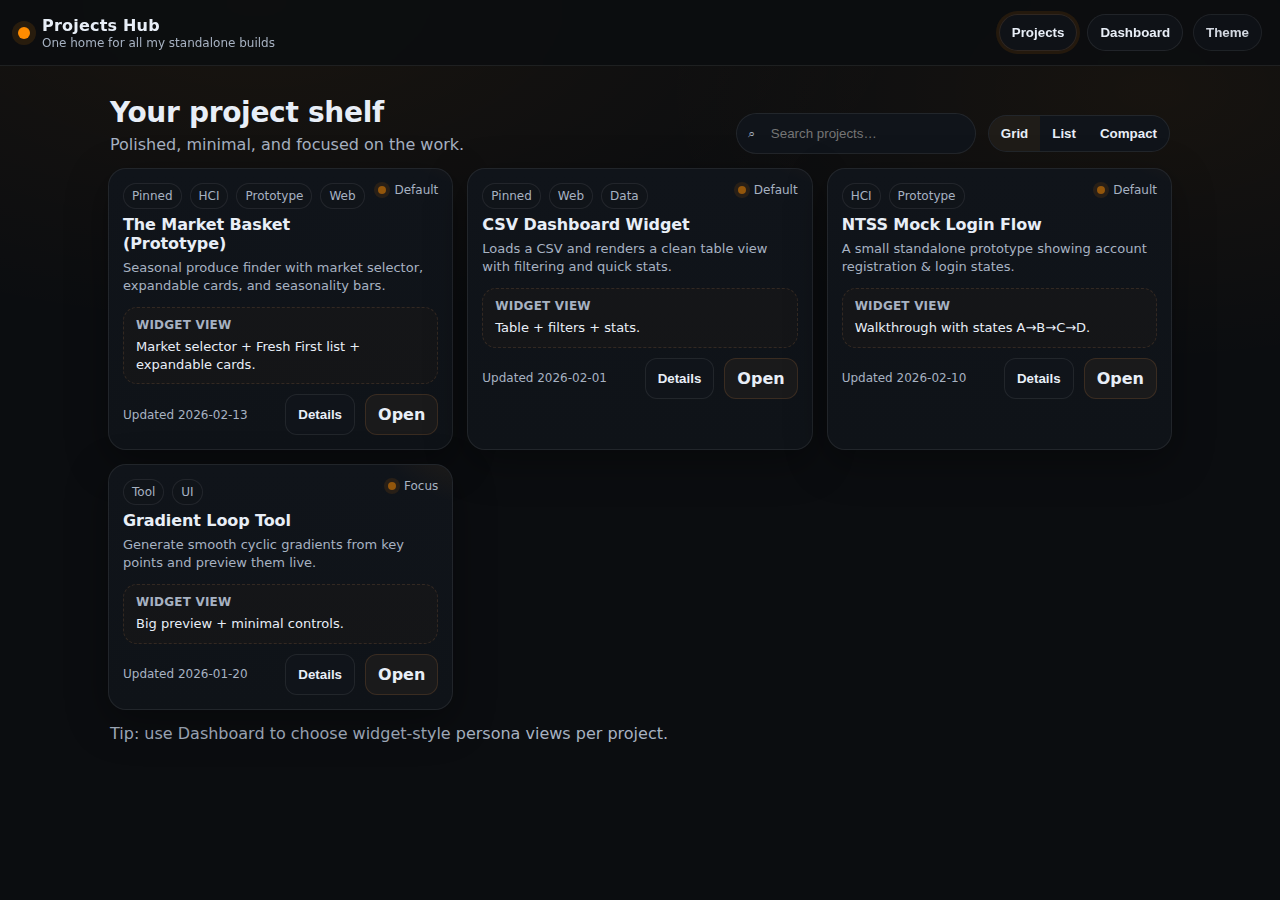
<file: index.html>
<!-- AN HTML COMMENT -->
<!doctype html>
<html lang="en">
<head>
  <meta charset="utf-8" />
  <meta name="viewport" content="width=device-width, initial-scale=1" />
  <title>My Projects Hub</title>
  <meta name="color-scheme" content="dark light" />
  <link rel="stylesheet" href="styles.css" />
</head>
<body>
  <a class="skip-link" href="#main">Skip to content</a>

  <header class="topbar">
    <div class="brand">
      <div class="brand-mark" aria-hidden="true"></div>
      <div class="brand-text">
        <div class="brand-title">Projects Hub</div>
        <div class="brand-subtitle">One home for all my standalone builds</div>
      </div>
    </div>

    <nav class="topbar-actions" aria-label="Primary">
      <button class="chip" id="btnProjects" aria-pressed="true">Projects</button>
      <button class="chip" id="btnDashboard" aria-pressed="false">Dashboard</button>
      <button class="chip chip-ghost" id="btnTheme" title="Toggle theme" aria-label="Toggle theme">
        Theme
      </button>
    </nav>
  </header>

  <main id="main" class="container">
    <!-- PROJECTS VIEW -->
    <section id="viewProjects" class="view view-active" aria-label="Projects">
      <div class="toolbar">
        <div class="toolbar-left">
          <h1 class="h1">Your project shelf</h1>
          <p class="muted">Polished, minimal, and focused on the work.</p>
        </div>

        <div class="toolbar-right">
          <div class="search">
            <input id="searchInput" type="search" placeholder="Search projects…" autocomplete="off" />
            <span class="search-icon" aria-hidden="true">⌕</span>
          </div>

          <div class="segmented" role="group" aria-label="Layout mode">
            <button class="seg-btn" data-layout="grid" aria-pressed="true">Grid</button>
            <button class="seg-btn" data-layout="list" aria-pressed="false">List</button>
            <button class="seg-btn" data-layout="compact" aria-pressed="false">Compact</button>
          </div>
        </div>
      </div>

      <div id="cards" class="cards cards-grid" aria-live="polite"></div>

      <footer class="footer">
        <span class="muted">Tip: use Dashboard to choose widget-style persona views per project.</span>
      </footer>
    </section>

    <!-- DASHBOARD VIEW -->
    <section id="viewDashboard" class="view" aria-label="Dashboard">
      <div class="toolbar">
        <div class="toolbar-left">
          <h1 class="h1">Dashboard</h1>
          <p class="muted">Pick what shows up and how it looks (widget-style “personas”).</p>
        </div>

        <div class="toolbar-right">
          <button class="btn" id="btnReset">Reset to defaults</button>
          <button class="btn btn-primary" id="btnSave">Save</button>
        </div>
      </div>

      <div class="dash">
        <section class="panel">
          <h2 class="h2">Global settings</h2>

          <div class="form-row">
            <label class="label" for="dashLayout">Default layout</label>
            <select id="dashLayout" class="select">
              <option value="grid">Grid</option>
              <option value="list">List</option>
              <option value="compact">Compact</option>
            </select>
          </div>

          <div class="form-row">
            <label class="label" for="dashSort">Sort</label>
            <select id="dashSort" class="select">
              <option value="pinned">Pinned first</option>
              <option value="recent">Recently updated</option>
              <option value="name">Name (A–Z)</option>
            </select>
          </div>

          <div class="form-row">
            <label class="label" for="dashAccent">Accent intensity</label>
            <input id="dashAccent" class="range" type="range" min="0" max="100" value="25" />
            <div class="hint muted">Keeps Cyber Orange subtle.</div>
          </div>
        </section>

        <section class="panel panel-wide">
          <div class="panel-head">
            <h2 class="h2">Projects</h2>
            <p class="muted">Toggle visibility, pin, and choose each project’s persona view.</p>
          </div>

          <div id="dashList" class="dash-list" aria-live="polite"></div>
        </section>
      </div>
    </section>
  </main>

  <!-- MODAL -->
  <dialog id="modal" class="modal">
    <div class="modal-head">
      <div>
        <div id="modalTitle" class="modal-title">Project</div>
        <div id="modalMeta" class="modal-meta muted"></div>
      </div>
      <form method="dialog">
        <button class="icon-btn" aria-label="Close">✕</button>
      </form>
    </div>

    <div id="modalBody" class="modal-body"></div>

    <div class="modal-foot">
      <a id="modalLink" class="btn btn-primary" href="#" target="_blank" rel="noreferrer">Open project</a>
      <form method="dialog">
        <button class="btn">Close</button>
      </form>
    </div>
  </dialog>

  <script src="app.js"></script>
</body>
</html>
</file>
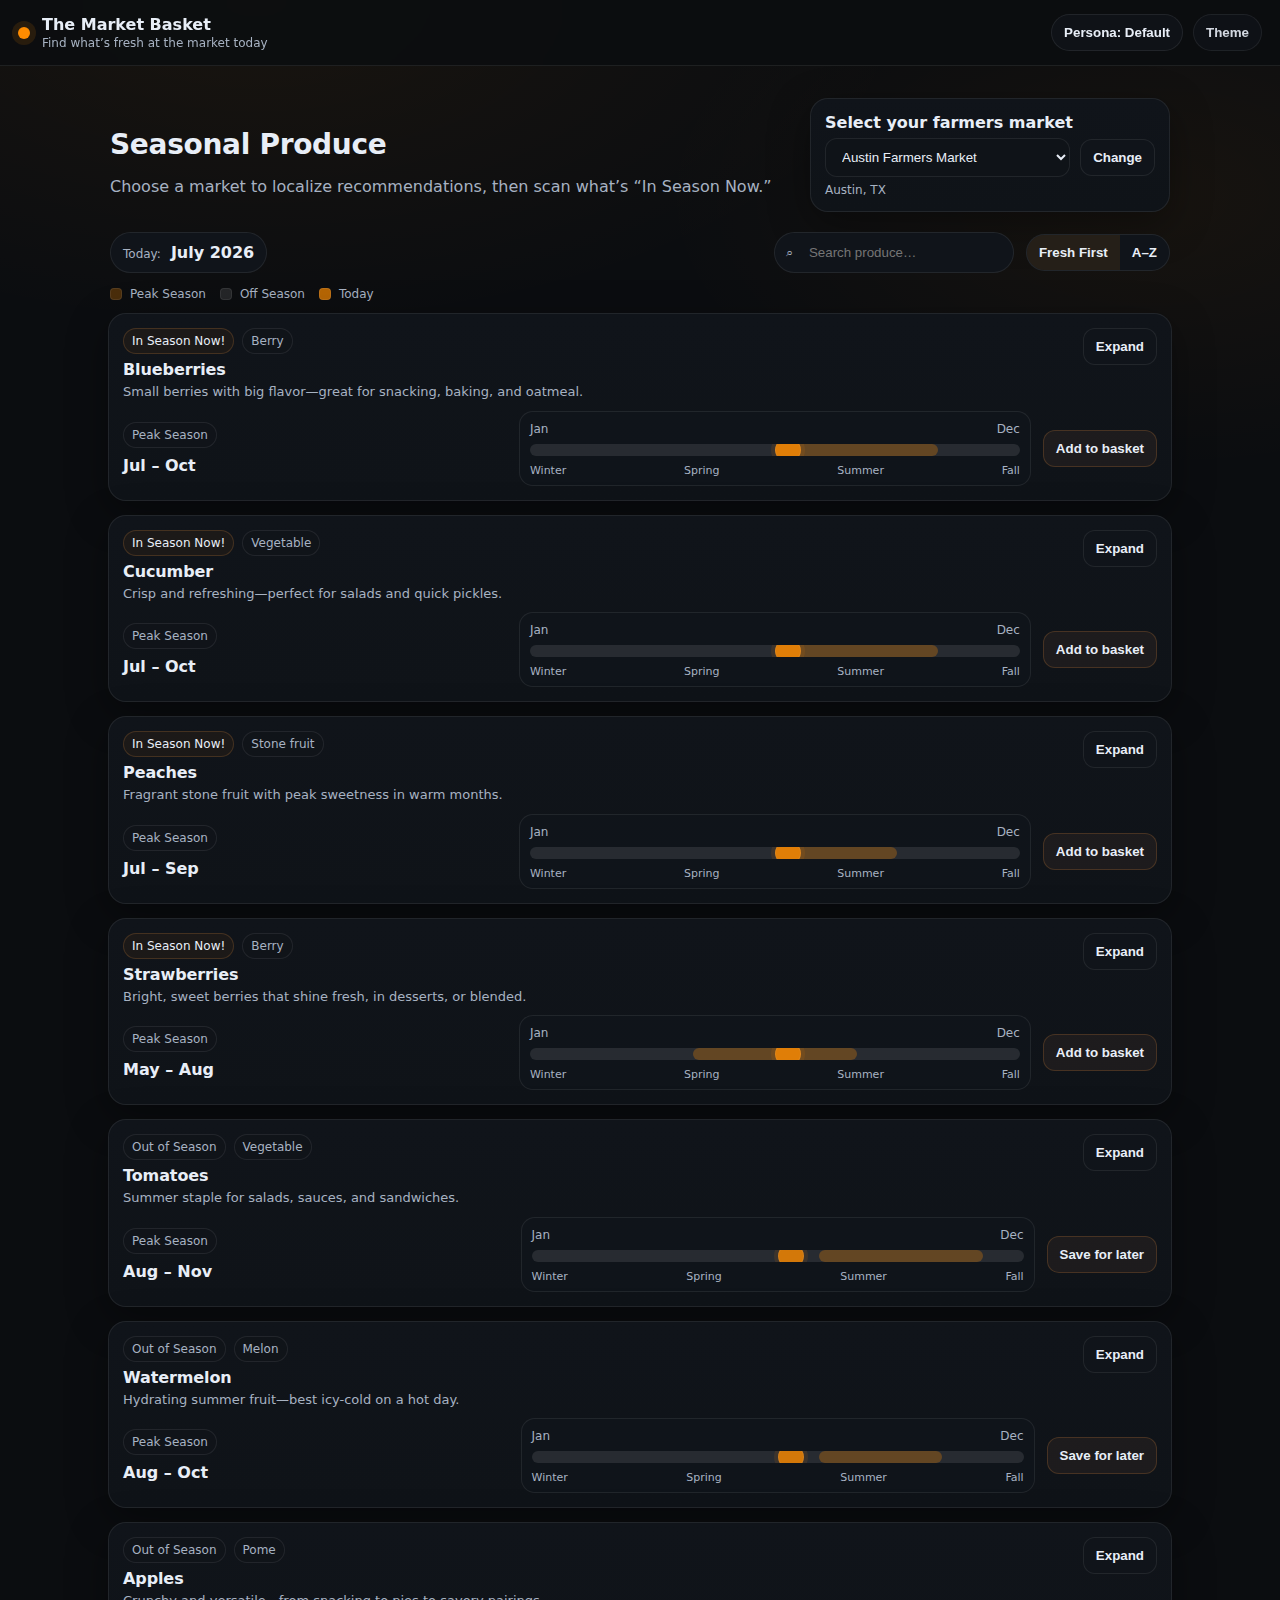
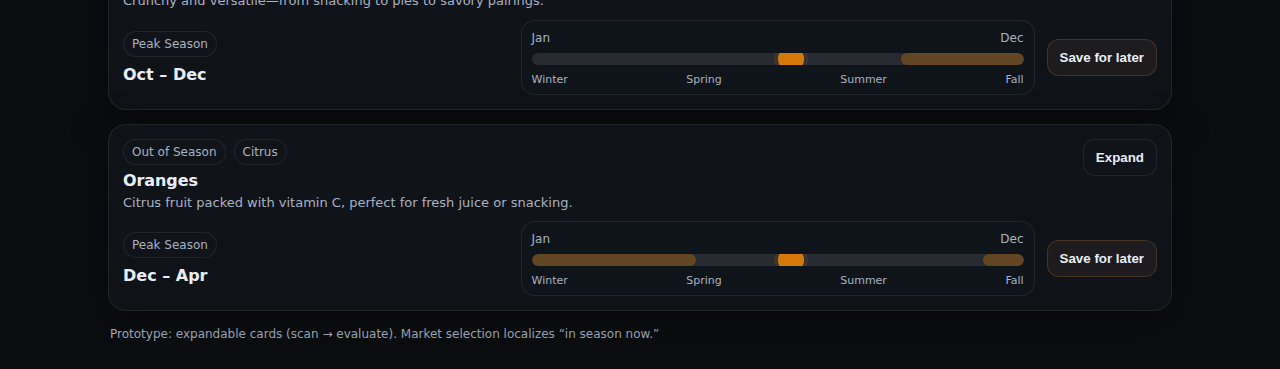
<file: projects/market-basket/index.html>
<!doctype html>
<html lang="en">
<head>
  <meta charset="utf-8" />
  <meta name="viewport" content="width=device-width, initial-scale=1" />
  <title>The Market Basket • Seasonal Produce</title>
  <meta name="color-scheme" content="dark light" />
  <link rel="stylesheet" href="styles.css" />
</head>
<body>
  <header class="topbar">
    <div class="brand">
      <div class="brand-mark" aria-hidden="true"></div>
      <div>
        <div class="brand-title">The Market Basket</div>
        <div class="brand-subtitle">Find what’s fresh at the market today</div>
      </div>
    </div>

    <div class="topbar-actions">
      <button class="chip" id="btnPersona" title="Cycle persona view">Persona: <span id="personaLabel">Default</span></button>
      <button class="chip chip-ghost" id="btnTheme" aria-label="Toggle theme">Theme</button>
    </div>
  </header>

  <main class="container">
    <section class="hero">
      <div class="hero-left">
        <h1 class="h1">Seasonal Produce</h1>
        <p class="muted">Choose a market to localize recommendations, then scan what’s “In Season Now.”</p>
      </div>

      <div class="hero-right">
        <div class="select-wrap">
          <label class="label" for="marketSelect">Select your farmers market</label>
          <div class="select-row">
            <select id="marketSelect" class="select"></select>
            <button class="btn" id="btnChangeMarket" type="button">Change</button>
          </div>
          <div class="hint muted" id="marketMeta"></div>
        </div>
      </div>
    </section>

    <section class="controls">
      <div class="today">
        <div class="today-label">Today:</div>
        <div class="today-value" id="todayValue">—</div>
      </div>

      <div class="controls-right">
        <div class="search">
          <input id="searchInput" type="search" placeholder="Search produce…" autocomplete="off" />
          <span class="search-icon" aria-hidden="true">⌕</span>
        </div>

        <div class="segmented" role="group" aria-label="Sort mode">
          <button class="seg-btn" data-sort="fresh" aria-pressed="true">Fresh First</button>
          <button class="seg-btn" data-sort="az" aria-pressed="false">A–Z</button>
        </div>
      </div>
    </section>

    <section class="legend">
      <div class="legend-item"><span class="swatch swatch-peak"></span> Peak Season</div>
      <div class="legend-item"><span class="swatch swatch-off"></span> Off Season</div>
      <div class="legend-item"><span class="swatch swatch-today"></span> Today</div>
    </section>

    <section>
      <div id="list" class="list" aria-live="polite"></div>
    </section>

    <footer class="footer muted">
      Prototype: expandable cards (scan → evaluate). Market selection localizes “in season now.”
    </footer>
  </main>

  <dialog id="marketModal" class="modal">
    <div class="modal-head">
      <div>
        <div class="modal-title">Select Market</div>
        <div class="modal-meta muted">Search and pick a market to localize seasonality.</div>
      </div>
      <form method="dialog"><button class="icon-btn" aria-label="Close">✕</button></form>
    </div>

    <div class="modal-body">
      <div class="search modal-search">
        <input id="marketSearch" type="search" placeholder="Search markets…" autocomplete="off" />
        <span class="search-icon" aria-hidden="true">⌕</span>
      </div>
      <div id="marketList" class="market-list" aria-live="polite"></div>
    </div>

    <div class="modal-foot">
      <form method="dialog"><button class="btn">Close</button></form>
    </div>
  </dialog>

  <script src="app.js"></script>
</body>
</html>
</file>
<file: styles.css>
/* ---------------------------
   Minimal + polished theme
   Cyber Orange accent (subtle)
---------------------------- */

:root{
  --bg: #0b0d10;
  --panel: #10141a;
  --panel-2: #0f1318;
  --text: #e8eef7;
  --muted: #a7b2c2;
  --border: rgba(255,255,255,0.08);
  --shadow: 0 12px 40px rgba(0,0,0,0.35);

  /* Cyber Orange (approx) */
  --accent: #ff8c00;
  --accent-alpha: 0.25; /* controlled by dashboard */
  --accent-soft: rgba(255, 140, 0, var(--accent-alpha));

  --radius: 18px;
  --radius-sm: 12px;
  --gap: 14px;

  --font: ui-sans-serif, system-ui, -apple-system, Segoe UI, Roboto, Helvetica, Arial, "Apple Color Emoji", "Segoe UI Emoji";
}

[data-theme="light"]{
  --bg: #f7f8fb;
  --panel: #ffffff;
  --panel-2: #fbfcff;
  --text: #101525;
  --muted: #526079;
  --border: rgba(16,21,37,0.10);
  --shadow: 0 12px 40px rgba(10,20,40,0.12);
}

*{ box-sizing: border-box; }
html, body{ height: 100%; }
body{
  margin: 0;
  font-family: var(--font);
  background: radial-gradient(1200px 600px at 20% 0%, rgba(255,140,0,0.06), transparent 55%),
              radial-gradient(900px 500px at 90% 10%, rgba(255,140,0,0.05), transparent 55%),
              var(--bg);
  color: var(--text);
}

.skip-link{
  position:absolute; left:-999px; top:auto;
  width:1px; height:1px; overflow:hidden;
}
.skip-link:focus{
  left: 12px; top: 12px;
  width:auto; height:auto;
  padding: 10px 12px;
  background: var(--panel);
  border: 1px solid var(--border);
  border-radius: 10px;
  z-index: 999;
}

.container{
  max-width: 1100px;
  margin: 0 auto;
  padding: 18px 18px 28px;
}

.topbar{
  position: sticky;
  top: 0;
  z-index: 50;
  display:flex;
  align-items:center;
  justify-content:space-between;
  gap: 18px;
  padding: 14px 18px;
  border-bottom: 1px solid var(--border);
  background: color-mix(in oklab, var(--bg) 84%, transparent);
  backdrop-filter: blur(10px);
}

.brand{ display:flex; align-items:center; gap: 12px; }
.brand-mark{
  width: 12px; height: 12px;
  border-radius: 999px;
  background: var(--accent);
  box-shadow: 0 0 0 6px rgba(255,140,0,0.12);
}
.brand-title{ font-weight: 700; letter-spacing: 0.2px; }
.brand-subtitle{ font-size: 12px; color: var(--muted); margin-top: 1px; }

.topbar-actions{ display:flex; gap: 10px; align-items:center; }

.chip{
  border: 1px solid var(--border);
  background: color-mix(in oklab, var(--panel) 85%, transparent);
  color: var(--text);
  padding: 10px 12px;
  border-radius: 999px;
  cursor:pointer;
  font-weight: 600;
  transition: transform .12s ease, border-color .12s ease, background .12s ease;
}
.chip:hover{ transform: translateY(-1px); border-color: color-mix(in oklab, var(--accent-soft) 40%, var(--border)); }
.chip[aria-pressed="true"]{
  border-color: color-mix(in oklab, var(--accent-soft) 65%, var(--border));
  box-shadow: 0 0 0 3px rgba(255,140,0,0.10);
}
.chip-ghost{ opacity: 0.9; }

.view{ display:none; }
.view-active{ display:block; }

.toolbar{
  display:flex;
  justify-content:space-between;
  gap: 16px;
  align-items:flex-end;
  padding: 12px 2px 14px;
}
.toolbar-right{
  display:flex;
  align-items:center;
  gap: 12px;
  flex-wrap: wrap;
}
.h1{ margin:0; font-size: 28px; letter-spacing: -0.3px; }
.h2{ margin:0 0 10px; font-size: 16px; letter-spacing: -0.1px; }
.muted{ color: var(--muted); margin: 6px 0 0; }
.footer{ padding: 14px 2px 0; }

.search{
  position: relative;
  min-width: 240px;
  max-width: 360px;
  flex: 1;
}
.search input{
  width:100%;
  padding: 12px 12px 12px 34px;
  border-radius: 999px;
  border: 1px solid var(--border);
  background: var(--panel);
  color: var(--text);
  outline: none;
}
.search input:focus{
  border-color: color-mix(in oklab, var(--accent-soft) 70%, var(--border));
  box-shadow: 0 0 0 3px rgba(255,140,0,0.10);
}
.search-icon{
  position:absolute; left: 12px; top: 50%;
  transform: translateY(-50%);
  color: var(--muted);
  font-size: 13px;
}

.segmented{
  display:flex;
  border: 1px solid var(--border);
  border-radius: 999px;
  overflow:hidden;
  background: var(--panel);
}
.seg-btn{
  padding: 10px 12px;
  background: transparent;
  color: var(--text);
  border: 0;
  cursor:pointer;
  font-weight: 600;
}
.seg-btn[aria-pressed="true"]{
  background: color-mix(in oklab, var(--accent-soft) 40%, transparent);
}

.cards{
  display:grid;
  gap: var(--gap);
}
.cards-grid{
  grid-template-columns: repeat(3, minmax(0, 1fr));
}
.cards-list{
  grid-template-columns: 1fr;
}
.cards-compact{
  grid-template-columns: repeat(4, minmax(0, 1fr));
}

@media (max-width: 980px){
  .cards-grid{ grid-template-columns: repeat(2, minmax(0, 1fr)); }
  .cards-compact{ grid-template-columns: repeat(3, minmax(0, 1fr)); }
}
@media (max-width: 640px){
  .toolbar{ align-items: flex-start; flex-direction: column; }
  .search{ min-width: 100%; }
  .cards-grid, .cards-compact{ grid-template-columns: 1fr; }
}

.card{
  border: 1px solid var(--border);
  background: linear-gradient(180deg, var(--panel), var(--panel-2));
  border-radius: var(--radius);
  padding: 14px;
  box-shadow: var(--shadow);
  position: relative;
  overflow: hidden;
  transition: transform .15s ease, border-color .15s ease;
}
.card:hover{
  transform: translateY(-2px);
  border-color: color-mix(in oklab, var(--accent-soft) 45%, var(--border));
}
.card::before{
  content:"";
  position:absolute;
  inset: -60% -50% auto auto;
  width: 220px; height: 220px;
  background: radial-gradient(circle at 30% 30%, rgba(255,140,0,0.18), transparent 60%);
  transform: rotate(15deg);
  pointer-events:none;
}

.card-head{
  display:flex; align-items:flex-start; justify-content:space-between; gap: 10px;
}
.badges{ display:flex; gap: 8px; flex-wrap: wrap; }
.badge{
  font-size: 12px;
  padding: 5px 8px;
  border-radius: 999px;
  border: 1px solid var(--border);
  color: var(--muted);
  background: color-mix(in oklab, var(--panel) 85%, transparent);
}

.card-title{
  font-size: 16px;
  font-weight: 750;
  margin: 6px 0 6px;
  letter-spacing: -0.1px;
}
.card-desc{
  margin: 0 0 12px;
  color: var(--muted);
  font-size: 13px;
  line-height: 1.35;
  min-height: 36px;
}

.card-foot{
  display:flex;
  align-items:center;
  justify-content:space-between;
  gap: 12px;
  margin-top: 10px;
}
.card-actions{ display:flex; gap: 10px; }

.btn, .icon-btn{
  border: 1px solid var(--border);
  background: var(--panel);
  color: var(--text);
  padding: 10px 12px;
  border-radius: 12px;
  cursor:pointer;
  font-weight: 650;
  text-decoration: none;
  display:inline-flex;
  align-items:center;
  gap: 8px;
}
.btn:hover, .icon-btn:hover{
  border-color: color-mix(in oklab, var(--accent-soft) 45%, var(--border));
}
.btn-primary{
  border-color: color-mix(in oklab, var(--accent-soft) 75%, var(--border));
  background: color-mix(in oklab, var(--accent-soft) 32%, var(--panel));
}
.icon-btn{ padding: 10px 12px; border-radius: 999px; }

.mini{
  display:flex;
  gap: 8px;
  align-items:center;
  color: var(--muted);
  font-size: 12px;
}
.dot{
  width: 8px; height: 8px;
  border-radius: 999px;
  background: rgba(255,140,0,0.55);
  box-shadow: 0 0 0 4px rgba(255,140,0,0.10);
}

/* Dashboard */
.dash{
  display:grid;
  grid-template-columns: 1fr 2fr;
  gap: 14px;
}
@media (max-width: 980px){ .dash{ grid-template-columns: 1fr; } }

.panel{
  border: 1px solid var(--border);
  background: var(--panel);
  border-radius: var(--radius);
  padding: 14px;
  box-shadow: var(--shadow);
}
.panel-wide{ min-height: 240px; }
.panel-head{ margin-bottom: 10px; }

.form-row{ margin: 12px 0; }
.label{ display:block; font-weight: 650; margin-bottom: 6px; }
.select, .range{
  width: 100%;
  padding: 10px 12px;
  border-radius: 12px;
  border: 1px solid var(--border);
  background: var(--panel-2);
  color: var(--text);
}
.hint{ font-size: 12px; margin-top: 6px; }

.dash-list{
  display:flex;
  flex-direction: column;
  gap: 10px;
}
.dash-row{
  border: 1px solid var(--border);
  border-radius: 14px;
  padding: 12px;
  background: var(--panel-2);
  display:grid;
  grid-template-columns: 1.1fr 0.8fr 0.7fr;
  gap: 10px;
  align-items: center;
}
@media (max-width: 760px){
  .dash-row{ grid-template-columns: 1fr; }
}
.dash-row strong{ display:block; }
.row-controls{
  display:flex;
  gap: 10px;
  flex-wrap: wrap;
  justify-content: flex-end;
}
.toggle{
  display:flex; align-items:center; gap: 8px;
  color: var(--muted);
  user-select: none;
}
.toggle input{ width: 18px; height: 18px; }

/* Modal */
.modal{
  width: min(720px, calc(100vw - 24px));
  border: 1px solid var(--border);
  border-radius: 18px;
  background: var(--panel);
  color: var(--text);
  box-shadow: var(--shadow);
  padding: 0;
}
.modal::backdrop{
  background: rgba(0,0,0,0.55);
  backdrop-filter: blur(6px);
}
.modal-head{
  padding: 14px 14px 10px;
  border-bottom: 1px solid var(--border);
  display:flex;
  justify-content:space-between;
  align-items:flex-start;
  gap: 12px;
}
.modal-title{ font-size: 18px; font-weight: 800; }
.modal-meta{ font-size: 12px; margin-top: 4px; }
.modal-body{ padding: 14px; }
.modal-foot{
  padding: 12px 14px 14px;
  border-top: 1px solid var(--border);
  display:flex;
  justify-content:flex-end;
  gap: 10px;
}

/* Persona preview blocks inside cards/modal */
.persona{
  border: 1px dashed color-mix(in oklab, var(--accent-soft) 60%, var(--border));
  border-radius: 14px;
  padding: 10px 12px;
  background: color-mix(in oklab, var(--accent-soft) 14%, transparent);
}
.persona-title{
  font-weight: 750;
  font-size: 12px;
  letter-spacing: 0.2px;
  text-transform: uppercase;
  color: var(--muted);
  margin-bottom: 6px;
}
.persona-content{ color: var(--text); font-size: 13px; line-height: 1.35; }
</file>
<file: projects/market-basket/styles.css>
:root{
  --bg:#0b0d10;
  --panel:#10141a;
  --panel2:#0f1318;
  --text:#e8eef7;
  --muted:#a7b2c2;
  --border:rgba(255,255,255,.08);
  --shadow:0 12px 40px rgba(0,0,0,.35);

  /* subtle cyber orange */
  --accent:#ff8c00;
  --accentA: .22;
  --accentSoft: rgba(255,140,0,var(--accentA));

  --r:18px;
  --rs:12px;
  --gap:14px;

  --font: ui-sans-serif, system-ui, -apple-system, Segoe UI, Roboto, Helvetica, Arial;
}

[data-theme="light"]{
  --bg:#f7f8fb;
  --panel:#ffffff;
  --panel2:#fbfcff;
  --text:#101525;
  --muted:#526079;
  --border:rgba(16,21,37,.10);
  --shadow:0 12px 40px rgba(10,20,40,.12);
}

*{box-sizing:border-box}
body{
  margin:0;
  font-family:var(--font);
  color:var(--text);
  background:
    radial-gradient(1200px 600px at 20% 0%, rgba(255,140,0,.06), transparent 55%),
    radial-gradient(900px 500px at 90% 10%, rgba(255,140,0,.05), transparent 55%),
    var(--bg);
}

.container{max-width:1100px;margin:0 auto;padding:18px 18px 28px}
.muted{color:var(--muted)}
.h1{margin:0;font-size:28px;letter-spacing:-.3px}
.label{display:block;font-weight:650;margin-bottom:6px}
.hint{font-size:12px;margin-top:6px}

.topbar{
  position:sticky; top:0; z-index:10;
  display:flex; justify-content:space-between; align-items:center; gap:14px;
  padding:14px 18px;
  border-bottom:1px solid var(--border);
  background: color-mix(in oklab, var(--bg) 84%, transparent);
  backdrop-filter: blur(10px);
}
.brand{display:flex; align-items:center; gap:12px}
.brand-mark{
  width:12px;height:12px;border-radius:999px;
  background:var(--accent);
  box-shadow:0 0 0 6px rgba(255,140,0,.12);
}
.brand-title{font-weight:800}
.brand-subtitle{font-size:12px;color:var(--muted);margin-top:2px}

.topbar-actions{display:flex; gap:10px; align-items:center}
.chip{
  border:1px solid var(--border);
  background: color-mix(in oklab, var(--panel) 85%, transparent);
  color:var(--text);
  padding:10px 12px;border-radius:999px;
  cursor:pointer;font-weight:650;
}
.chip:hover{border-color: color-mix(in oklab, var(--accentSoft) 45%, var(--border))}
.chip-ghost{opacity:.9}

.hero{
  display:flex; gap:16px; justify-content:space-between; align-items:flex-end;
  padding:14px 2px 8px;
}
.hero-left{flex:1}
.hero-right{min-width:360px}
@media (max-width: 860px){
  .hero{flex-direction:column; align-items:flex-start}
  .hero-right{min-width:100%}
}

.select-wrap{
  border:1px solid var(--border);
  background:linear-gradient(180deg, var(--panel), var(--panel2));
  border-radius:var(--r);
  padding:14px;
  box-shadow:var(--shadow);
}
.select-row{display:flex; gap:10px; align-items:center}
.select{
  width:100%;
  padding:10px 12px;
  border-radius:12px;
  border:1px solid var(--border);
  background:var(--panel2);
  color:var(--text);
}

.controls{
  display:flex; justify-content:space-between; gap:12px; align-items:center;
  padding:12px 2px 10px;
  flex-wrap:wrap;
}
.controls-right{display:flex; gap:12px; align-items:center; flex-wrap:wrap}

.today{
  display:flex; gap:10px; align-items:baseline;
  border:1px solid var(--border);
  background:var(--panel);
  padding:10px 12px;
  border-radius:999px;
}
.today-label{color:var(--muted); font-size:12px}
.today-value{font-weight:800}

.search{position:relative; min-width:240px; flex:1; max-width:360px}
.search input{
  width:100%;
  padding:12px 12px 12px 34px;
  border-radius:999px;
  border:1px solid var(--border);
  background:var(--panel);
  color:var(--text);
  outline:none;
}
.search input:focus{
  border-color: color-mix(in oklab, var(--accentSoft) 70%, var(--border));
  box-shadow:0 0 0 3px rgba(255,140,0,.10);
}
.search-icon{
  position:absolute; left:12px; top:50%;
  transform:translateY(-50%);
  color:var(--muted);
  font-size:13px;
}

.segmented{
  display:flex;
  border:1px solid var(--border);
  border-radius:999px;
  overflow:hidden;
  background:var(--panel);
}
.seg-btn{
  padding:10px 12px;
  background:transparent;
  color:var(--text);
  border:0;
  cursor:pointer;
  font-weight:650;
}
.seg-btn[aria-pressed="true"]{
  background: color-mix(in oklab, var(--accentSoft) 40%, transparent);
}

.legend{
  display:flex; gap:14px; flex-wrap:wrap;
  padding:4px 2px 12px;
}
.legend-item{display:flex; align-items:center; gap:8px; color:var(--muted); font-size:12px}
.swatch{width:12px;height:12px;border-radius:4px;border:1px solid var(--border)}
.swatch-peak{background: rgba(255,140,0,.26)}
.swatch-off{background: rgba(255,255,255,.10)}
.swatch-today{background: rgba(255,140,0,.70)}

.list{display:flex; flex-direction:column; gap:var(--gap)}

.card{
  border:1px solid var(--border);
  background: linear-gradient(180deg, var(--panel), var(--panel2));
  border-radius:var(--r);
  padding:14px;
  box-shadow:var(--shadow);
  position:relative;
  overflow:hidden;
}
.card::before{
  content:"";
  position:absolute;
  inset:-60% -50% auto auto;
  width:240px;height:240px;
  background: radial-gradient(circle at 30% 30%, rgba(255,140,0,.18), transparent 60%);
  transform: rotate(15deg);
  pointer-events:none;
}
.card-head{
  display:flex; justify-content:space-between; align-items:flex-start; gap:12px;
}
.card-title{font-weight:850; margin:6px 0 4px; letter-spacing:-.1px}
.badges{display:flex; gap:8px; flex-wrap:wrap}
.badge{
  font-size:12px;
  padding:5px 8px;
  border-radius:999px;
  border:1px solid var(--border);
  color:var(--muted);
  background: color-mix(in oklab, var(--panel) 85%, transparent);
}
.badge-live{
  color: var(--text);
  border-color: color-mix(in oklab, var(--accentSoft) 70%, var(--border));
  background: color-mix(in oklab, var(--accentSoft) 24%, transparent);
}

.row{
  display:grid;
  grid-template-columns: 1.2fr 1.6fr auto;
  gap:12px;
  align-items:center;
  margin-top:10px;
}
@media (max-width: 900px){
  .row{grid-template-columns: 1fr}
}

.desc{margin:0; color:var(--muted); font-size:13px; line-height:1.35}

.btn{
  border:1px solid var(--border);
  background:var(--panel);
  color:var(--text);
  padding:10px 12px;
  border-radius:12px;
  cursor:pointer;
  font-weight:650;
  text-decoration:none;
  display:inline-flex; align-items:center; gap:8px;
}
.btn:hover{border-color: color-mix(in oklab, var(--accentSoft) 45%, var(--border))}
.btn-primary{
  border-color: color-mix(in oklab, var(--accentSoft) 75%, var(--border));
  background: color-mix(in oklab, var(--accentSoft) 32%, var(--panel));
}

.season{
  position:relative;
  border:1px solid var(--border);
  border-radius:14px;
  padding:10px 10px 8px;
  background: color-mix(in oklab, var(--panel) 88%, transparent);
}
.season-top{
  display:flex; justify-content:space-between; gap:10px;
  font-size:12px; color:var(--muted);
  margin-bottom:8px;
}
.band{
  position:relative;
  height:12px;
  border-radius:999px;
  background: rgba(255,255,255,.10);
  overflow:hidden;
}
.band .peak{
  position:absolute; top:0; height:100%;
  border-radius:999px;
  background: rgba(255,140,0,.28);
}
.band .today{
  position:absolute; top:-6px;
  width:2px; height:24px;
  background: rgba(255,140,0,.80);
  box-shadow: 0 0 0 4px rgba(255,140,0,.10);
}
.seasons-label{
  display:flex; justify-content:space-between;
  font-size:11px; color:var(--muted);
  margin-top:8px;
}

.expand{
  margin-top:12px;
  border-top:1px solid var(--border);
  padding-top:12px;
  display:none;
}
.card.expanded .expand{display:block}

.kv{
  display:grid;
  grid-template-columns: 1fr 1fr;
  gap:10px;
}
@media (max-width: 700px){ .kv{grid-template-columns:1fr} }

.kv-block{
  border:1px solid var(--border);
  border-radius:14px;
  padding:10px 12px;
  background: color-mix(in oklab, var(--panel) 88%, transparent);
}
.kv-title{font-size:12px; color:var(--muted); margin-bottom:6px; font-weight:750; text-transform:uppercase; letter-spacing:.2px}
.kv-body{font-size:13px; line-height:1.35}

.footer{padding:16px 2px 0; font-size:12px}

/* Modal */
.modal{
  width:min(720px, calc(100vw - 24px));
  border:1px solid var(--border);
  border-radius:18px;
  background:var(--panel);
  color:var(--text);
  box-shadow:var(--shadow);
  padding:0;
}
.modal::backdrop{
  background: rgba(0,0,0,.55);
  backdrop-filter: blur(6px);
}
.modal-head{
  padding:14px 14px 10px;
  border-bottom:1px solid var(--border);
  display:flex;
  justify-content:space-between;
  align-items:flex-start;
  gap:12px;
}
.modal-title{font-size:18px;font-weight:900}
.modal-meta{font-size:12px;margin-top:4px}
.modal-body{padding:14px}
.modal-foot{
  padding:12px 14px 14px;
  border-top:1px solid var(--border);
  display:flex;
  justify-content:flex-end;
  gap:10px;
}
.icon-btn{
  border:1px solid var(--border);
  background:var(--panel);
  color:var(--text);
  padding:10px 12px;
  border-radius:999px;
  cursor:pointer;
}
.market-list{display:flex; flex-direction:column; gap:10px; margin-top:12px}
.market-item{
  border:1px solid var(--border);
  border-radius:14px;
  padding:12px;
  background:var(--panel2);
  display:flex; justify-content:space-between; gap:12px; align-items:center;
}
.market-item strong{display:block}
.market-item .meta{font-size:12px;color:var(--muted); margin-top:4px}
.modal-search{max-width:none; min-width:100%}
</file>
